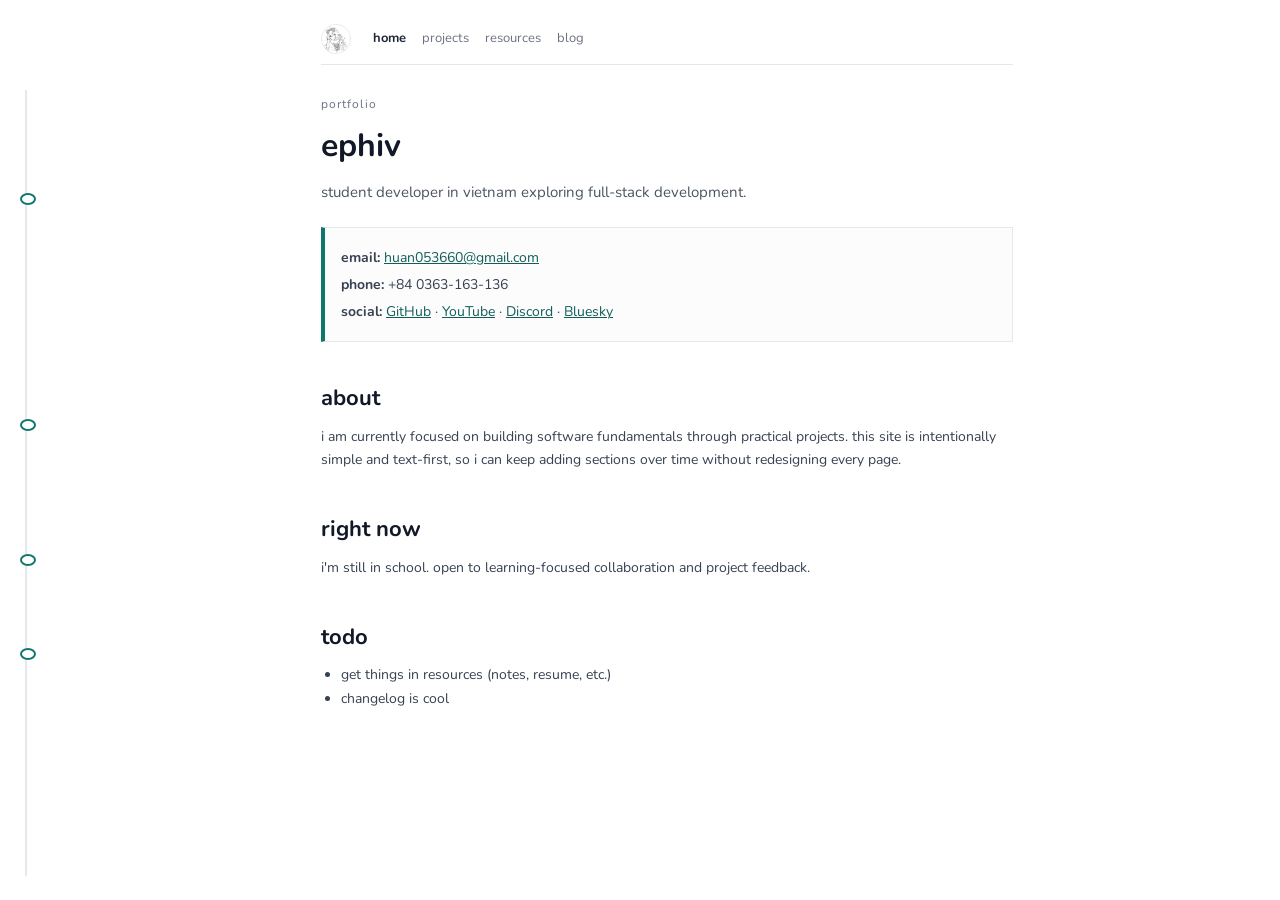
<file: index.html>
<!DOCTYPE html>
<html lang="en">
<head>
  <meta charset="UTF-8">
  <meta name="viewport" content="width=device-width, initial-scale=1.0">
  <title>ephiv's homepage</title>
  <link href="https://fonts.googleapis.com/css2?family=Nunito:wght@400;600;700&display=swap" rel="stylesheet">
  <link rel="stylesheet" href="styles.css">
</head>
<body>
  <div class="site-shell markdown-page">
    <nav class="site-nav">
      <a class="site-logo" href="index.html" aria-label="Home">
        <img src="avatar.jpg" alt="Site logo">
      </a>
      <a href="index.html" class="active">home</a>
      <a href="projects.html">projects</a>
      <a href="resources.html">resources</a>
      <a href="https://ephiv.github.io/blog">blog</a>
    </nav>

    <p class="eyebrow">portfolio</p>
    <h1>ephiv</h1>
    <p class="lead">student developer in vietnam exploring full-stack development.</p>

    <div class="meta-block">
      <p><strong>email:</strong> <a href="mailto:huan053660@gmail.com">huan053660@gmail.com</a></p>
      <p><strong>phone:</strong> +84 0363-163-136</p>
      <p><strong>social:</strong> <a href="https://github.com/ephiv" target="_blank" rel="noopener">GitHub</a> · <a href="https://youtube.com/@xociz-hJU7" target="_blank" rel="noopener">YouTube</a> · <a href="https://discordapp.com/users/917070773619916850" target="_blank" rel="noopener">Discord</a> · <a href="https://bsky.app/profile/ephiv.bsky.social" target="_blank" rel="noopener">Bluesky</a></p>
    </div>

    <section class="section-space">
      <h2>about</h2>
      <p>i am currently focused on building software fundamentals through practical projects. this site is intentionally simple and text-first, so i can keep adding sections over time without redesigning every page.</p>
    </section>

    <section class="section-space">
      <h2>right now</h2>
      <p>i'm still in school. open to learning-focused collaboration and project feedback.</p>
    </section>

    <section class="section-space">
      <h2>todo</h2>
      <ul>
        <li>get things in resources (notes, resume, etc.)</li>
        <li>changelog is cool</li>
      </ul>
    </section>
  </div>
  <script src="scroll-progress.js"></script>
</body>
</html>
</file>
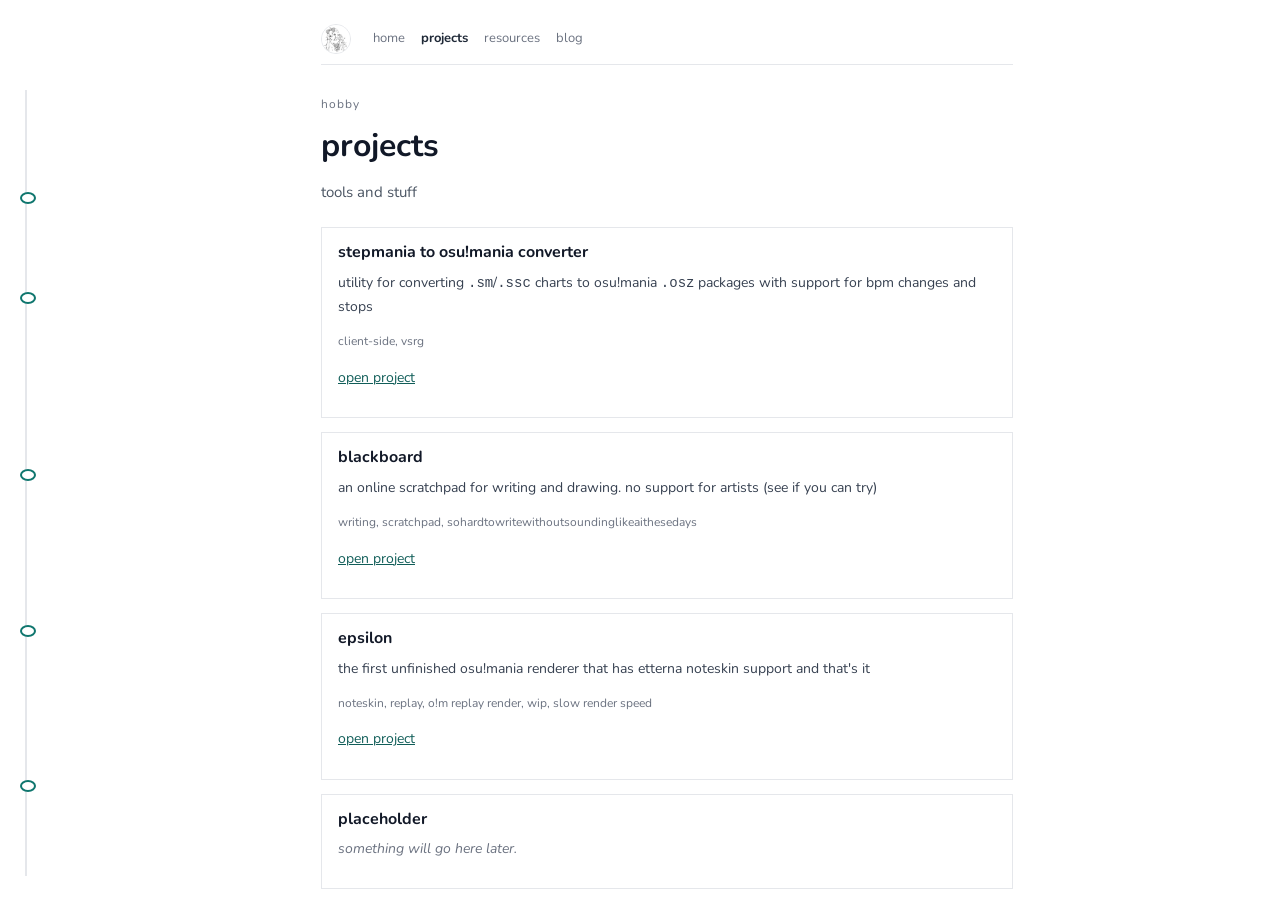
<file: projects.html>
<!DOCTYPE html>
<html lang="en">
<head>
  <meta charset="UTF-8">
  <meta name="viewport" content="width=device-width, initial-scale=1.0">
  <title>ephiv's projects</title>
  <link href="https://fonts.googleapis.com/css2?family=Nunito:wght@400;600;700&display=swap" rel="stylesheet">
  <link rel="stylesheet" href="styles.css">
</head>
<body>
  <div class="site-shell markdown-page">
    <nav class="site-nav">
      <a class="site-logo" href="index.html" aria-label="Home">
        <img src="avatar.jpg" alt="Site logo">
      </a>
      <a href="index.html">home</a>
      <a href="projects.html" class="active">projects</a>
      <a href="resources.html">resources</a>
      <a href="https://ephiv.github.io/blog">blog</a>
    </nav>

    <p class="eyebrow">hobby</p>
    <h1>projects</h1>
    <p class="lead">tools and stuff</p>

    <div class="project-list">
      <article class="project-item">
        <h3>stepmania to osu!mania converter</h3>
        <p>utility for converting <code>.sm</code>/<code>.ssc</code> charts to osu!mania <code>.osz</code> packages with support for bpm changes and stops</p>
        <p class="project-meta">client-side, vsrg</p>
        <p><a href="smtoosu/index.html">open project</a></p>
      </article>

      <article class="project-item">
        <h3>blackboard</h3>
        <p>an online scratchpad for writing and drawing. no support for artists (see if you can try)</p>
        <p class="project-meta">writing, scratchpad, sohardtowritewithoutsoundinglikeaithesedays</p>
        <p><a href="https://ephiv.github.io/blackboard">open project</a></p>
      </article>

      <article class="project-item">
        <h3>epsilon</h3>
        <p>the first unfinished osu!mania renderer that has etterna noteskin support and that's it</p>
        <p class="project-meta">noteskin, replay, o!m replay render, wip, slow render speed</p>
        <p><a href="https://ephiv.github.io/epsilon">open project</a></p>
      </article>

      <article class="project-item">
        <h3>placeholder</h3>
        <p class="coming-soon">something will go here later.</p>
      </article>
    </div>
  </div>
  <script src="scroll-progress.js"></script>
</body>
</html>
</file>
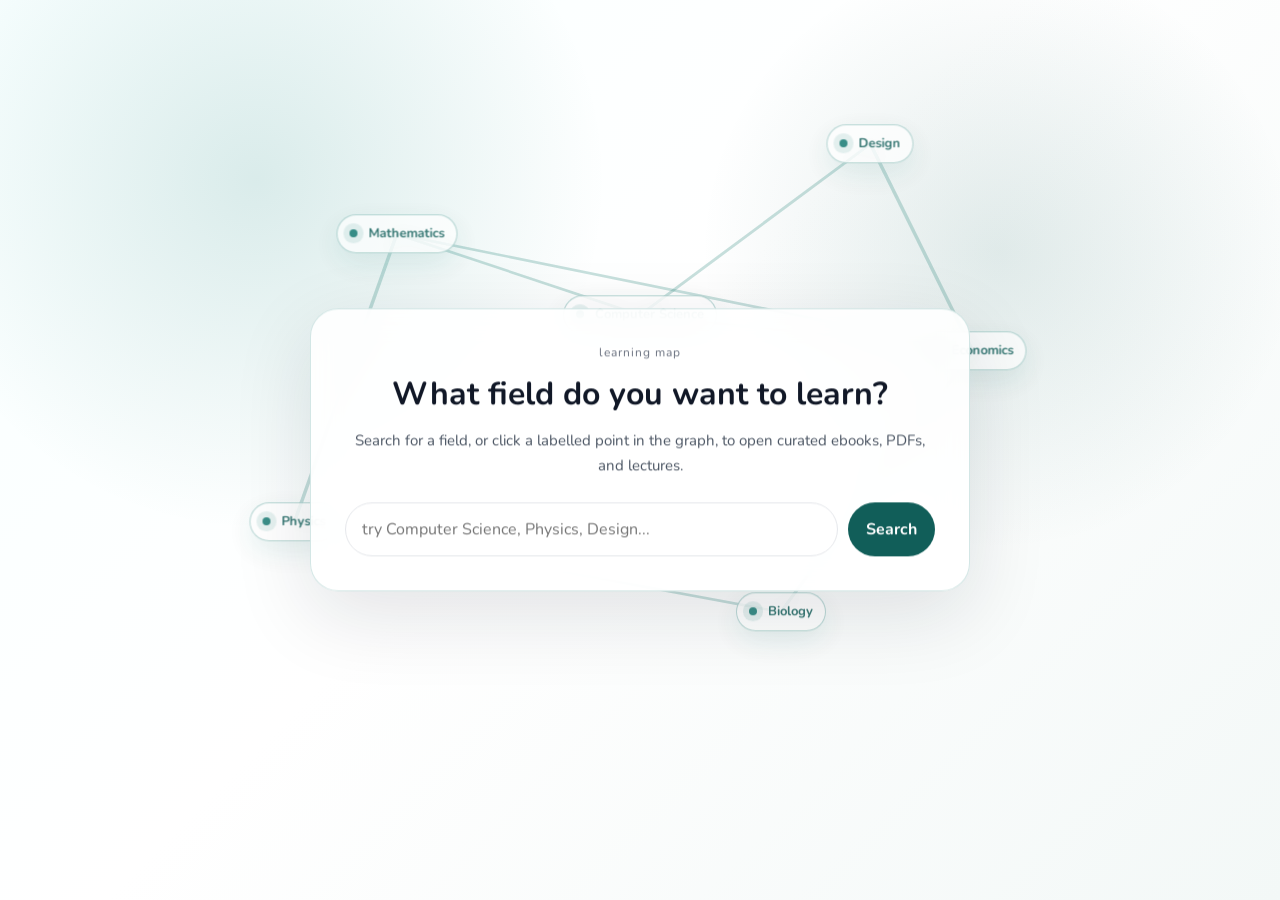
<file: resources.html>
<!DOCTYPE html>
<html lang="en">
<head>
  <meta charset="UTF-8">
  <meta name="viewport" content="width=device-width, initial-scale=1.0">
  <title>field resource graph</title>
  <link href="https://fonts.googleapis.com/css2?family=Nunito:wght@400;600;700&display=swap" rel="stylesheet">
  <link rel="stylesheet" href="styles.css">
</head>
<body class="resource-explorer-page">
  <main class="resource-explorer" data-home-screen>
    <section class="field-graph" data-field-graph aria-label="Connected fields graph"></section>

    <section class="search-panel" aria-labelledby="resource-search-title">
      <p class="eyebrow">learning map</p>
      <h1 id="resource-search-title">What field do you want to learn?</h1>
      <p class="lead">Search for a field, or click a labelled point in the graph, to open curated ebooks, PDFs, and lectures.</p>

      <form class="resource-search" data-search-form>
        <label class="sr-only" for="field-search">Search for a field</label>
        <input id="field-search" data-search-input list="field-options" type="search" placeholder="try Computer Science, Physics, Design..." autocomplete="off" required>
        <datalist id="field-options"></datalist>
        <button type="submit">Search</button>
      </form>
    </section>
  </main>

  <main class="result-screen" data-result-screen hidden>
    <button class="back-button" data-back-button type="button">Back</button>
    <section class="result-panel" data-result-content aria-live="polite"></section>
  </main>

  <script src="resources-data.js"></script>
  <script src="resources-app.js"></script>
</body>
</html>
</file>
<file: styles.css>
:root {
  --bg: #ffffff;
  --surface: #f8f8f8;
  --text: #1f2937;
  --muted: #6b7280;
  --line: #e5e7eb;
  --accent: #0f766e;
  --accent-soft: #ecfeff;
  --accent-dark: #115e59;
}

* { box-sizing: border-box; }

html, body {
  margin: 0;
  padding: 0;
  background: var(--bg);
  color: var(--text);
  font-family: 'Nunito', system-ui, -apple-system, Segoe UI, Roboto, sans-serif;
  line-height: 1.65;
}

body {
  padding-left: 54px;
}

a { color: var(--accent-dark); text-decoration-thickness: 1px; }
a:hover { color: var(--accent); }

.site-shell {
  max-width: 860px;
  margin: 0 auto;
  padding: 24px;
}

.site-nav {
  display: flex;
  gap: 16px;
  border-bottom: 1px solid var(--line);
  padding-bottom: 10px;
  margin-bottom: 30px;
  font-size: 13px;
  align-items: center;
}

.site-logo {
  display: inline-flex;
  align-items: center;
  margin-right: 6px;
}

.site-logo img {
  width: 30px;
  height: 30px;
  border-radius: 50%;
  object-fit: cover;
  border: 1px solid var(--line);
}

.site-nav a {
  text-decoration: none;
  color: var(--muted);
}

.site-nav a.active {
  color: var(--text);
  font-weight: 700;
}

.markdown-page {
  max-width: 740px;
}

.eyebrow {
  font-size: 12px;
  letter-spacing: 0.08em;
  color: var(--muted);
  margin: 0 0 10px;
}

h1, h2, h3 { line-height: 1.3; color: #111827; }
h1 { font-size: 32px; margin: 0 0 14px; }
h2 { font-size: 22px; margin: 42px 0 12px; }
h3 { font-size: 16px; margin: 24px 0 8px; }

p, li {
  font-size: 14px;
  color: #374151;
}

p { margin: 0 0 14px; }

ul {
  margin: 0 0 14px;
  padding-left: 20px;
}

.lead {
  font-size: 15px;
  color: #4b5563;
  margin-bottom: 22px;
}

.meta-block {
  border: 1px solid var(--line);
  border-left: 4px solid var(--accent);
  background: #fcfcfc;
  padding: 14px 16px;
  margin: 20px 0 30px;
}

.meta-block p { margin: 4px 0; }

.link-row {
  display: flex;
  gap: 14px;
  flex-wrap: wrap;
  margin: 8px 0 24px;
  font-size: 14px;
}

.section-space {
  margin-bottom: 44px;
}

.project-list {
  display: grid;
  gap: 14px;
}

.project-item {
  border: 1px solid var(--line);
  background: #fff;
  padding: 14px 16px;
}

.project-item h3 { margin-top: 0; }
.project-meta {
  font-size: 12px;
  color: var(--muted);
}

.coming-soon {
  color: var(--muted);
  font-style: italic;
}

.scroll-toc {
  position: fixed;
  left: 14px;
  top: 90px;
  bottom: 24px;
  width: 24px;
  z-index: 20;
}

.scroll-track {
  position: absolute;
  left: 11px;
  top: 0;
  bottom: 0;
  width: 2px;
  background: var(--line);
}

.scroll-progress {
  width: 100%;
  height: 0;
  background: var(--accent);
  transition: height 0.15s ease-out;
}

.scroll-sections {
  position: absolute;
  inset: 0;
}

.scroll-section-marker {
  position: absolute;
  left: 6px;
  width: 12px;
  height: 12px;
  border-radius: 50%;
  border: 2px solid var(--accent);
  background: #fff;
  cursor: pointer;
  transform: translateY(-50%);
}

.scroll-section-marker:hover {
  background: var(--accent-soft);
}

@media (max-width: 760px) {
  body { padding-left: 0; }
  .site-shell { padding: 16px; }
  h1 { font-size: 28px; }
  .scroll-toc { display: none; }
}

.resource-explorer-page {
  min-height: 100vh;
  padding-left: 0;
  overflow-x: hidden;
  background:
    radial-gradient(circle at 20% 20%, rgba(15, 118, 110, 0.14), transparent 28%),
    radial-gradient(circle at 78% 28%, rgba(17, 94, 89, 0.12), transparent 25%),
    linear-gradient(135deg, #f8ffff 0%, #ffffff 46%, #f3f8f7 100%);
}

.resource-explorer,
.result-screen {
  min-height: 100vh;
  position: relative;
}

.field-graph {
  position: fixed;
  inset: 0;
  opacity: 0.82;
}

.graph-lines {
  position: absolute;
  inset: 0;
  width: 100%;
  height: 100%;
}

.graph-lines line {
  stroke: rgba(15, 118, 110, 0.28);
  stroke-width: 0.28;
}

.field-node {
  position: absolute;
  transform: translate(-50%, -50%);
  border: 1px solid rgba(15, 118, 110, 0.35);
  border-radius: 999px;
  background: rgba(255, 255, 255, 0.82);
  color: var(--accent-dark);
  cursor: pointer;
  padding: 8px 12px;
  box-shadow: 0 10px 30px rgba(15, 118, 110, 0.12);
  font: inherit;
  font-size: 13px;
  font-weight: 700;
  backdrop-filter: blur(8px);
}

.field-node::before {
  content: '';
  display: inline-block;
  width: 8px;
  height: 8px;
  margin-right: 7px;
  border-radius: 50%;
  background: var(--accent);
  box-shadow: 0 0 0 6px rgba(15, 118, 110, 0.12);
}

.field-node:hover,
.field-node:focus-visible {
  background: #fff;
  border-color: var(--accent);
  outline: none;
}

.search-panel,
.result-panel {
  position: relative;
  z-index: 2;
  width: min(92vw, 660px);
  margin: 0 auto;
  border: 1px solid rgba(15, 118, 110, 0.18);
  border-radius: 28px;
  background: rgba(255, 255, 255, 0.9);
  box-shadow: 0 24px 80px rgba(17, 24, 39, 0.12);
  backdrop-filter: blur(14px);
}

.search-panel {
  top: 50vh;
  transform: translateY(-50%);
  padding: 34px;
  text-align: center;
}

.resource-search {
  display: flex;
  gap: 10px;
  margin-top: 24px;
}

.resource-search input {
  min-width: 0;
  flex: 1;
  border: 1px solid var(--line);
  border-radius: 999px;
  padding: 13px 16px;
  color: var(--text);
  font: inherit;
  background: #fff;
}

.resource-search button,
.back-button {
  border: 0;
  border-radius: 999px;
  background: var(--accent-dark);
  color: #fff;
  cursor: pointer;
  font: inherit;
  font-weight: 700;
  padding: 13px 18px;
}

.resource-search button:hover,
.back-button:hover {
  background: var(--accent);
}

.result-screen {
  display: grid;
  place-items: center;
  padding: 80px 20px 40px;
}

.result-screen[hidden] {
  display: none;
}

.back-button {
  position: fixed;
  top: 22px;
  right: 22px;
  z-index: 3;
}

.result-panel {
  padding: 32px;
}

.connected-fields {
  border-left: 4px solid var(--accent);
  padding-left: 12px;
}

.resource-list {
  display: grid;
  gap: 12px;
  margin-top: 24px;
}

.resource-card {
  display: grid;
  gap: 4px;
  border: 1px solid var(--line);
  border-radius: 18px;
  padding: 16px;
  background: #fff;
  color: var(--text);
  text-decoration: none;
}

.resource-card:hover {
  border-color: var(--accent);
  color: var(--text);
}

.resource-card span:last-child {
  overflow-wrap: anywhere;
  color: var(--muted);
  font-size: 12px;
}

.resource-type {
  width: fit-content;
  border-radius: 999px;
  background: var(--accent-soft);
  color: var(--accent-dark);
  padding: 2px 9px;
  font-size: 12px;
  font-weight: 700;
  text-transform: uppercase;
}

.sr-only {
  position: absolute;
  width: 1px;
  height: 1px;
  padding: 0;
  margin: -1px;
  overflow: hidden;
  clip: rect(0, 0, 0, 0);
  white-space: nowrap;
  border: 0;
}

@media (max-width: 700px) {
  .search-panel,
  .result-panel { padding: 24px; }
  .resource-search { flex-direction: column; }
  .field-node { font-size: 11px; padding: 7px 9px; }
}
</file>
